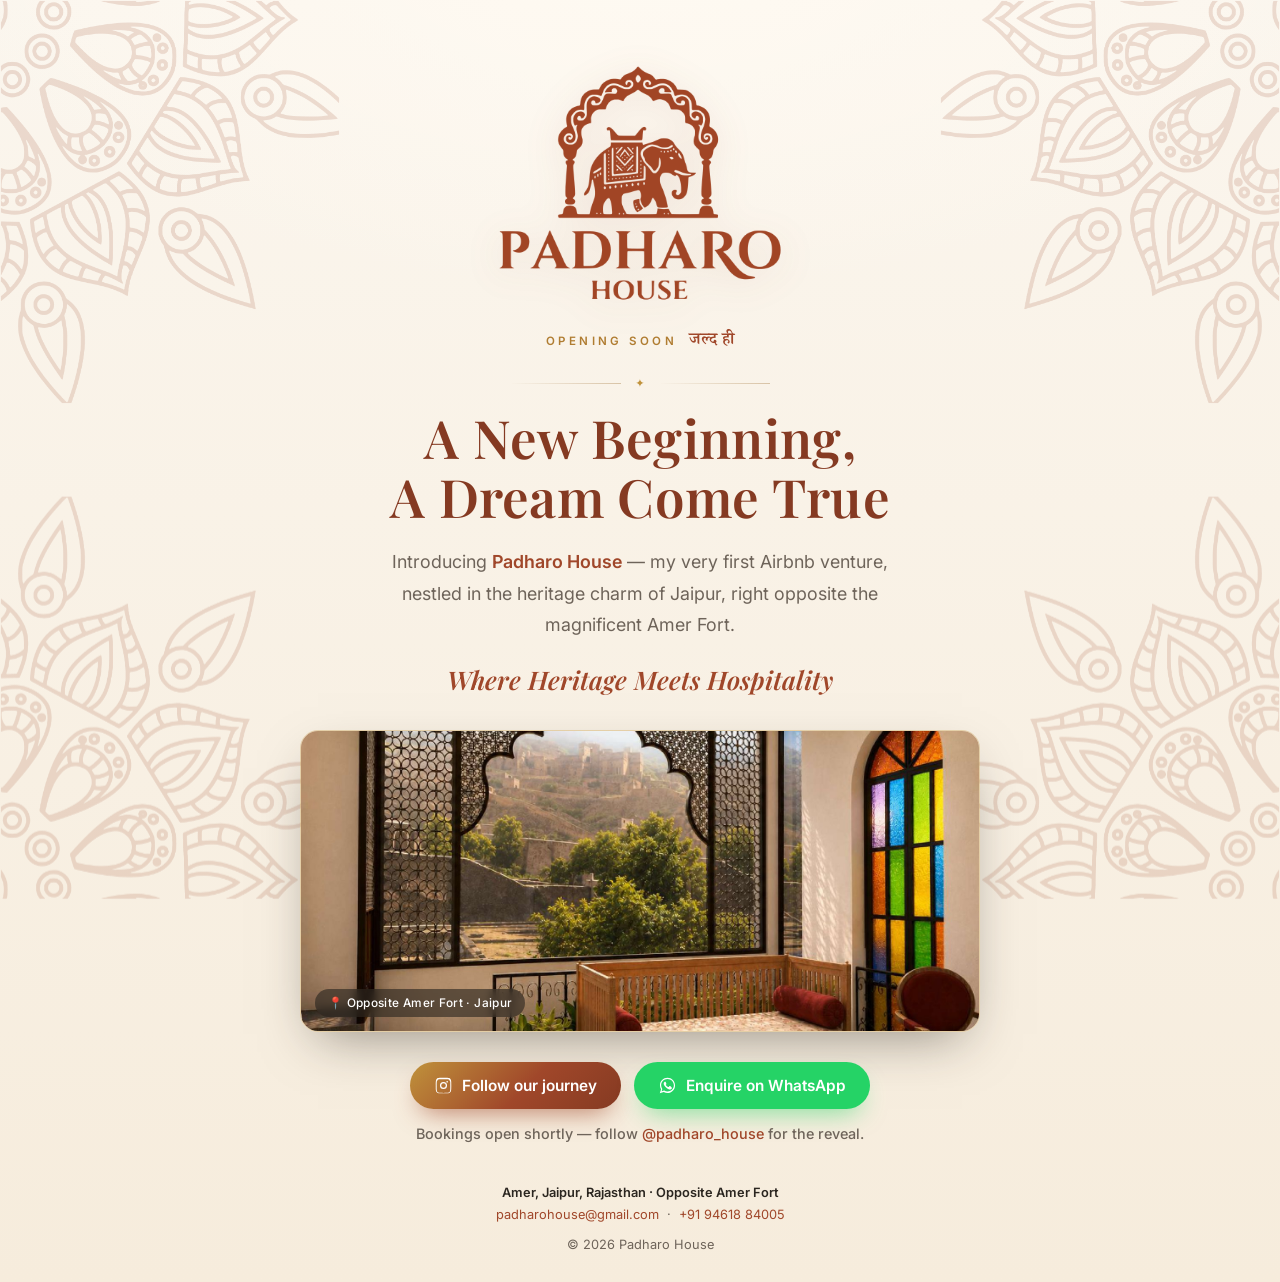
<file: opening-soon/index.html>
<!DOCTYPE html>
<html lang="en">
<head>
  <meta charset="UTF-8" />
  <meta name="viewport" content="width=device-width, initial-scale=1.0" />
  <title>Padharo House — Opening Soon | Luxury Homestay opposite Amer Fort, Jaipur</title>
  <meta name="description" content="Padharo House — a luxury boutique Airbnb homestay in Jaipur, right opposite the magnificent Amer Fort. Where heritage meets hospitality. Opening soon — follow our journey." />
  <link rel="icon" type="image/png" href="assets/favicon.png" />

  <!-- social share preview (Instagram / WhatsApp / Facebook) -->
  <meta property="og:type" content="website" />
  <meta property="og:title" content="Padharo House — Opening Soon" />
  <meta property="og:description" content="A new beginning, a dream come true. A luxury homestay opposite the Amer Fort, Jaipur. Where heritage meets hospitality." />
  <meta property="og:image" content="assets/og.jpg" />
  <meta name="twitter:card" content="summary_large_image" />

  <link rel="preconnect" href="https://fonts.googleapis.com" />
  <link rel="preconnect" href="https://fonts.gstatic.com" crossorigin />
  <link href="https://fonts.googleapis.com/css2?family=Playfair+Display:ital,wght@0,500;0,600;0,700;1,500;1,600&family=Inter:wght@400;500;600&family=Noto+Serif+Devanagari:wght@500;600&display=swap" rel="stylesheet" />

  <style>
    :root{
      --terra:#A0472A; --terradark:#853a22; --gold:#B07D32; --gold-soft:#C0923B;
      --cream:#FBF6EE; --sand:#EFE3D3; --ink:#2B2620; --muted:#6E645A;
      --wa:#25D366;
    }
    *{box-sizing:border-box;margin:0;padding:0}
    html{-webkit-text-size-adjust:100%}
    body{
      font-family:'Inter',system-ui,sans-serif;
      color:var(--ink);
      background:
        radial-gradient(1200px 600px at 50% -5%, #fffaf2 0%, rgba(255,250,242,0) 60%),
        linear-gradient(180deg,#FBF6EE 0%, #F6ECDC 100%);
      min-height:100vh;min-height:100svh;
      display:flex;flex-direction:column;align-items:center;
      text-align:center;overflow-x:hidden;position:relative;
      padding:clamp(28px,6vw,64px) 22px 0;
    }

    /* faint Rajasthani mandala corners (from the brand graphic) */
    .corner{position:fixed;width:clamp(150px,34vw,340px);height:auto;opacity:.16;
      pointer-events:none;z-index:0;filter:saturate(.9)}
    .c-tr{top:0;right:0}
    .c-tl{top:0;left:0;transform:scaleX(-1)}
    .c-br{bottom:0;right:0;transform:scaleY(-1)}
    .c-bl{bottom:0;left:0;transform:scale(-1,-1)}

    .wrap{position:relative;z-index:1;width:100%;max-width:680px;margin:auto 0;
      display:flex;flex-direction:column;align-items:center;gap:0}

    .brandmark{width:clamp(176px,40vw,286px);height:auto;
      filter:drop-shadow(0 6px 18px rgba(133,58,34,.12))}

    .eyebrow{margin-top:26px;display:flex;align-items:center;gap:12px;
      text-transform:uppercase;letter-spacing:.3em;font-size:.72rem;font-weight:600;
      color:var(--gold)}
    .eyebrow .hi{font-family:'Noto Serif Devanagari',serif;letter-spacing:normal;
      text-transform:none;font-size:1.05rem;color:var(--terra)}

    .rule{display:flex;align-items:center;justify-content:center;gap:14px;
      margin:22px 0 4px;width:min(260px,70%)}
    .rule span{height:1px;flex:1;background:linear-gradient(90deg,transparent,#d8c3a6)}
    .rule .d{color:var(--gold-soft);font-size:.7rem}

    h1{font-family:'Playfair Display',serif;font-weight:600;color:var(--terradark);
      line-height:1.12;font-size:clamp(2rem,6.2vw,3.3rem);margin-top:14px;
      letter-spacing:.3px}

    .intro{margin-top:20px;max-width:48ch;color:var(--muted);
      font-size:clamp(1rem,2.6vw,1.12rem);line-height:1.75}
    .intro b{color:var(--terra);font-weight:600}

    .tagline{margin-top:22px;font-family:'Playfair Display',serif;font-style:italic;
      font-weight:600;color:var(--terra);font-size:clamp(1.15rem,3.4vw,1.6rem)}

    .photo{margin-top:34px;width:100%;position:relative;border-radius:18px;overflow:hidden;
      box-shadow:0 20px 50px -18px rgba(43,38,32,.5);border:1px solid rgba(192,146,59,.35)}
    .photo img{display:block;width:100%;height:clamp(190px,40vw,300px);object-fit:cover}
    .photo .chip{position:absolute;left:14px;bottom:14px;background:rgba(43,38,32,.62);
      color:#fff;backdrop-filter:blur(4px);font-size:.74rem;font-weight:500;
      padding:7px 13px;border-radius:999px;letter-spacing:.03em}

    .ctas{margin-top:30px;display:flex;flex-wrap:wrap;gap:13px;justify-content:center}
    .btn{display:inline-flex;align-items:center;gap:9px;border-radius:999px;
      padding:14px 24px;font-weight:600;font-size:.96rem;text-decoration:none;
      transition:transform .15s ease,box-shadow .2s ease,background .2s ease}
    .btn:hover{transform:translateY(-2px)}
    .btn svg{width:19px;height:19px}
    .btn-ig{color:#fff;background:linear-gradient(135deg,#C0923B 0%,#A0472A 55%,#853a22 100%);
      box-shadow:0 12px 26px -10px rgba(160,71,42,.7)}
    .btn-wa{color:#fff;background:var(--wa);box-shadow:0 12px 26px -10px rgba(37,211,102,.6)}

    .handle{margin-top:16px;color:var(--muted);font-size:.9rem;font-weight:500}
    .handle a{color:var(--terra);text-decoration:none}

    footer{position:relative;z-index:1;margin-top:auto;padding:40px 0 26px;
      color:var(--muted);font-size:.8rem;line-height:1.7}
    footer a{color:var(--terra);text-decoration:none}
    footer .loc{font-weight:600;color:var(--ink)}

    /* entrance animation */
    @keyframes fadeUp{from{opacity:0;transform:translateY(16px)}to{opacity:1;transform:none}}
    .rise{opacity:0;animation:fadeUp .8s cubic-bezier(.2,.7,.2,1) forwards}
    @media (prefers-reduced-motion:reduce){.rise{animation:none;opacity:1}}
  </style>
</head>
<body>
  <!-- Opening Soon page for Padharo House. Brand assets extracted from the client's coming-soon graphic. Built by Manish Kumawat. -->
  <img class="corner c-tr" src="assets/mandala.png" alt="" aria-hidden="true" />
  <img class="corner c-tl" src="assets/mandala.png" alt="" aria-hidden="true" />
  <img class="corner c-br" src="assets/mandala.png" alt="" aria-hidden="true" />
  <img class="corner c-bl" src="assets/mandala.png" alt="" aria-hidden="true" />

  <main class="wrap">
    <img class="brandmark rise" style="animation-delay:.05s" src="assets/brandmark.png" alt="Padharo House" />

    <div class="eyebrow rise" style="animation-delay:.15s">
      <span>Opening&nbsp;Soon</span><span class="hi">जल्द&nbsp;ही</span>
    </div>

    <div class="rule rise" style="animation-delay:.2s"><span></span><div class="d">✦</div><span></span></div>

    <h1 class="rise" style="animation-delay:.25s">A New Beginning,<br />A Dream Come True</h1>

    <p class="intro rise" style="animation-delay:.35s">
      Introducing <b>Padharo House</b> — my very first Airbnb venture, nestled in the
      heritage charm of Jaipur, right opposite the magnificent Amer Fort.
    </p>

    <p class="tagline rise" style="animation-delay:.45s">Where Heritage Meets Hospitality</p>

    <div class="photo rise" style="animation-delay:.5s">
      <img src="assets/p2.jpg" alt="View of the Amber Fort from Padharo House" />
      <span class="chip">📍 Opposite Amer Fort · Jaipur</span>
    </div>

    <div class="ctas rise" style="animation-delay:.6s">
      <a class="btn btn-ig" href="https://www.instagram.com/padharo_house" target="_blank" rel="noopener">
        <svg viewBox="0 0 24 24" fill="currentColor" aria-hidden="true"><path d="M12 2.2c3.2 0 3.6 0 4.85.07 1.17.05 1.8.25 2.23.41.56.22.96.48 1.38.9.42.42.68.82.9 1.38.16.42.36 1.06.41 2.23.06 1.27.07 1.65.07 4.85s0 3.58-.07 4.85c-.05 1.17-.25 1.8-.41 2.23-.22.56-.48.96-.9 1.38-.42.42-.82.68-1.38.9-.42.16-1.06.36-2.23.41-1.27.06-1.65.07-4.85.07s-3.58 0-4.85-.07c-1.17-.05-1.8-.25-2.23-.41a3.7 3.7 0 0 1-1.38-.9 3.7 3.7 0 0 1-.9-1.38c-.16-.42-.36-1.06-.41-2.23C2.21 15.58 2.2 15.2 2.2 12s0-3.58.07-4.85c.05-1.17.25-1.8.41-2.23.22-.56.48-.96.9-1.38.42-.42.82-.68 1.38-.9.42-.16 1.06-.36 2.23-.41C8.42 2.21 8.8 2.2 12 2.2Zm0 1.98c-3.14 0-3.51.01-4.75.07-.9.04-1.38.19-1.7.32-.43.17-.74.37-1.06.69-.32.32-.52.63-.69 1.06-.13.32-.28.8-.32 1.7-.06 1.24-.07 1.61-.07 4.75s.01 3.51.07 4.75c.04.9.19 1.38.32 1.7.17.43.37.74.69 1.06.32.32.63.52 1.06.69.32.13.8.28 1.7.32 1.24.06 1.61.07 4.75.07s3.51-.01 4.75-.07c.9-.04 1.38-.19 1.7-.32.43-.17.74-.37 1.06-.69.32-.32.52-.63.69-1.06.13-.32.28-.8.32-1.7.06-1.24.07-1.61.07-4.75s-.01-3.51-.07-4.75c-.04-.9-.19-1.38-.32-1.7a2.86 2.86 0 0 0-.69-1.06 2.86 2.86 0 0 0-1.06-.69c-.32-.13-.8-.28-1.7-.32-1.24-.06-1.61-.07-4.75-.07Zm0 3.37a4.45 4.45 0 1 1 0 8.9 4.45 4.45 0 0 1 0-8.9Zm0 7.34a2.89 2.89 0 1 0 0-5.78 2.89 2.89 0 0 0 0 5.78Zm5.66-7.5a1.04 1.04 0 1 1-2.08 0 1.04 1.04 0 0 1 2.08 0Z"/></svg>
        Follow our journey
      </a>
      <a class="btn btn-wa" href="https://wa.me/919461884005?text=Hi%20Padharo%20House%2C%20I%27d%20love%20to%20know%20more%20about%20your%20opening." target="_blank" rel="noopener">
        <svg viewBox="0 0 32 32" fill="currentColor" aria-hidden="true"><path d="M16 3C9 3 3.3 8.7 3.3 15.7c0 2.5.7 4.8 1.9 6.8L3 29l6.7-2.1c1.9 1 4 1.6 6.3 1.6 7 0 12.7-5.7 12.7-12.7S23 3 16 3zm0 23.1c-2 0-3.9-.6-5.5-1.5l-.4-.2-4 1.2 1.2-3.9-.3-.4c-1.1-1.7-1.7-3.7-1.7-5.8C5.3 9.8 10.1 5 16 5s10.7 4.8 10.7 10.7S21.9 26.1 16 26.1zm6-8c-.3-.2-1.9-1-2.2-1.1-.3-.1-.5-.2-.8.2-.2.3-.9 1.1-1 1.3-.2.2-.4.2-.7.1-1.7-.9-2.9-1.6-4-3.5-.3-.5.3-.5.8-1.6.1-.2 0-.4 0-.6-.1-.2-.8-1.9-1-2.5-.3-.7-.5-.6-.8-.6h-.6c-.2 0-.6.1-.9.4-.3.3-1.2 1.1-1.2 2.8s1.2 3.3 1.4 3.5c.2.2 2.4 3.7 5.9 5.2 2.2.9 3 1 4.1.9.7-.1 1.9-.8 2.2-1.5.3-.7.3-1.4.2-1.5-.1-.2-.3-.3-.6-.4z"/></svg>
        Enquire on WhatsApp
      </a>
    </div>

    <p class="handle rise" style="animation-delay:.68s">
      Bookings open shortly — follow <a href="https://www.instagram.com/padharo_house" target="_blank" rel="noopener">@padharo_house</a> for the reveal.
    </p>
  </main>

  <footer class="rise" style="animation-delay:.75s">
    <div class="loc">Amer, Jaipur, Rajasthan · Opposite Amer Fort</div>
    <div><a href="mailto:padharohouse@gmail.com">padharohouse@gmail.com</a> &nbsp;·&nbsp; <a href="tel:+919461884005">+91 94618 84005</a></div>
    <div style="margin-top:8px">© 2026 Padharo House</div>
  </footer>
</body>
</html>
</file>
